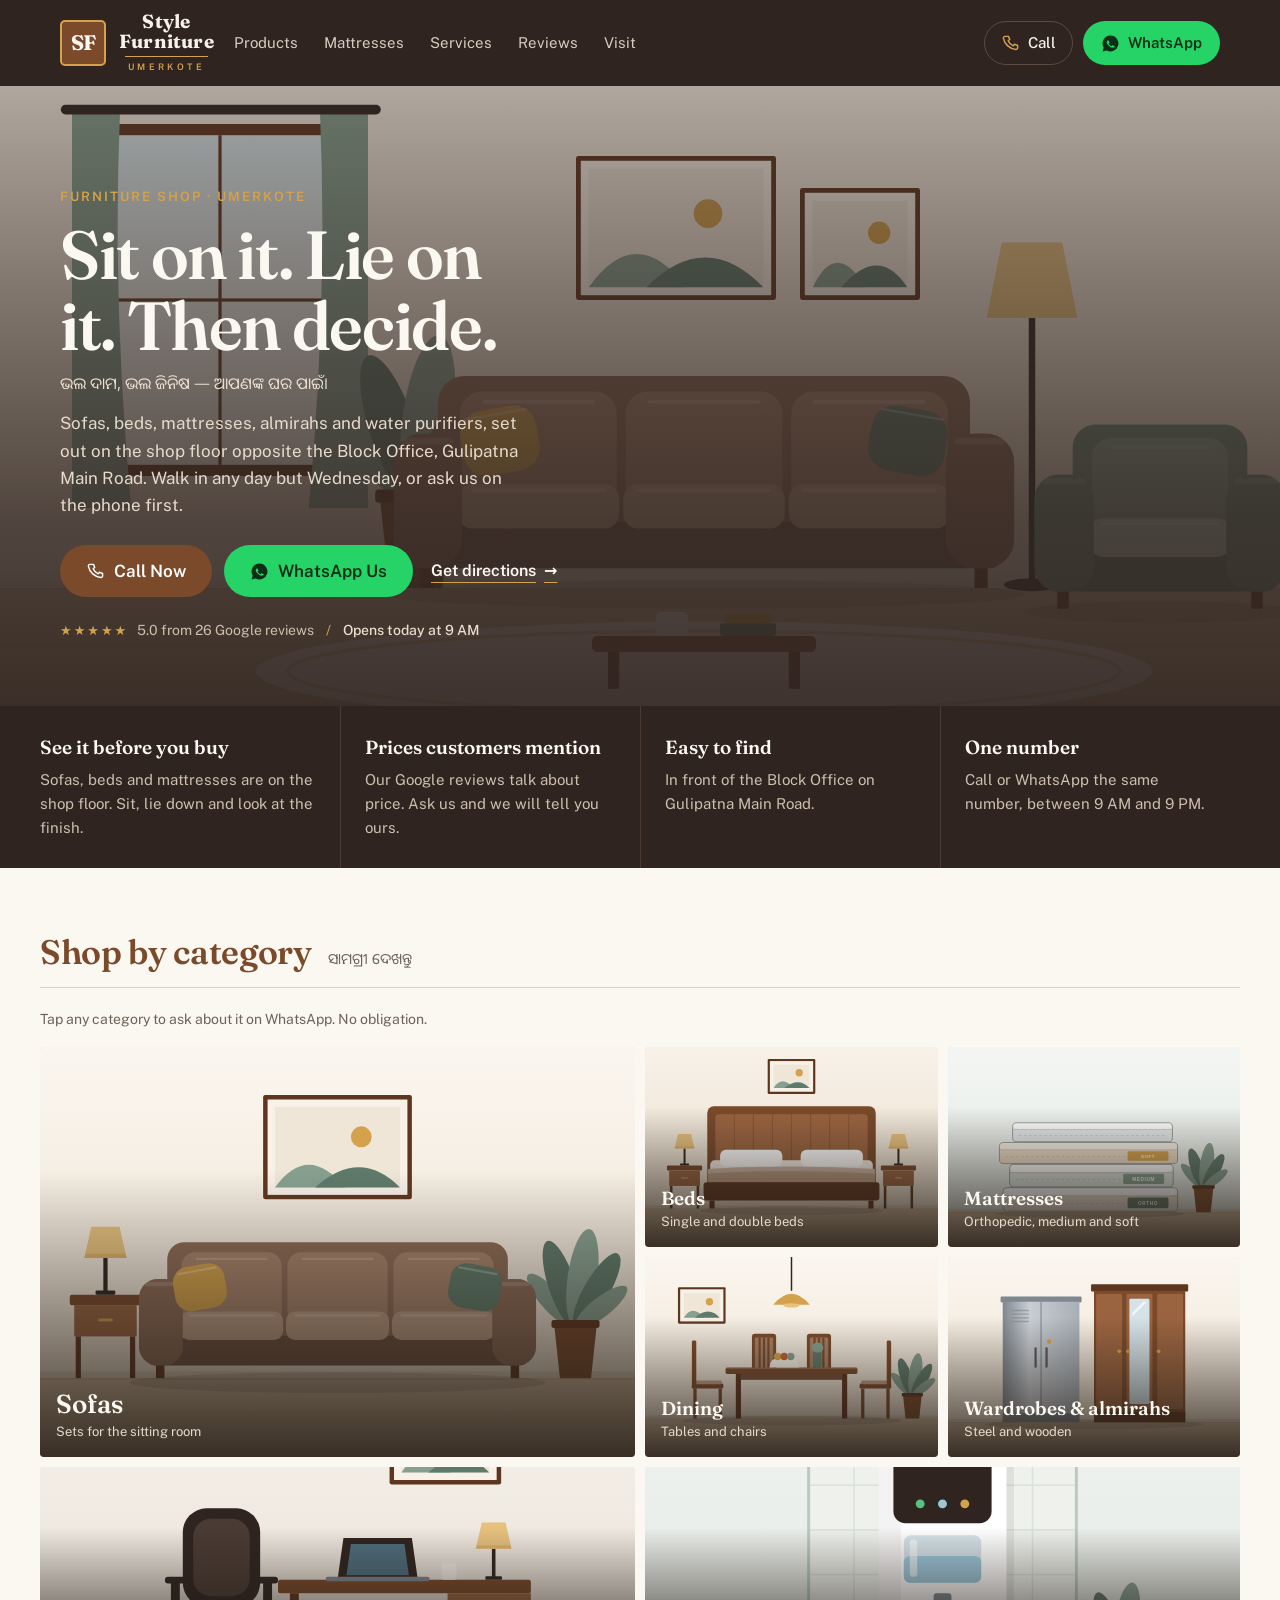
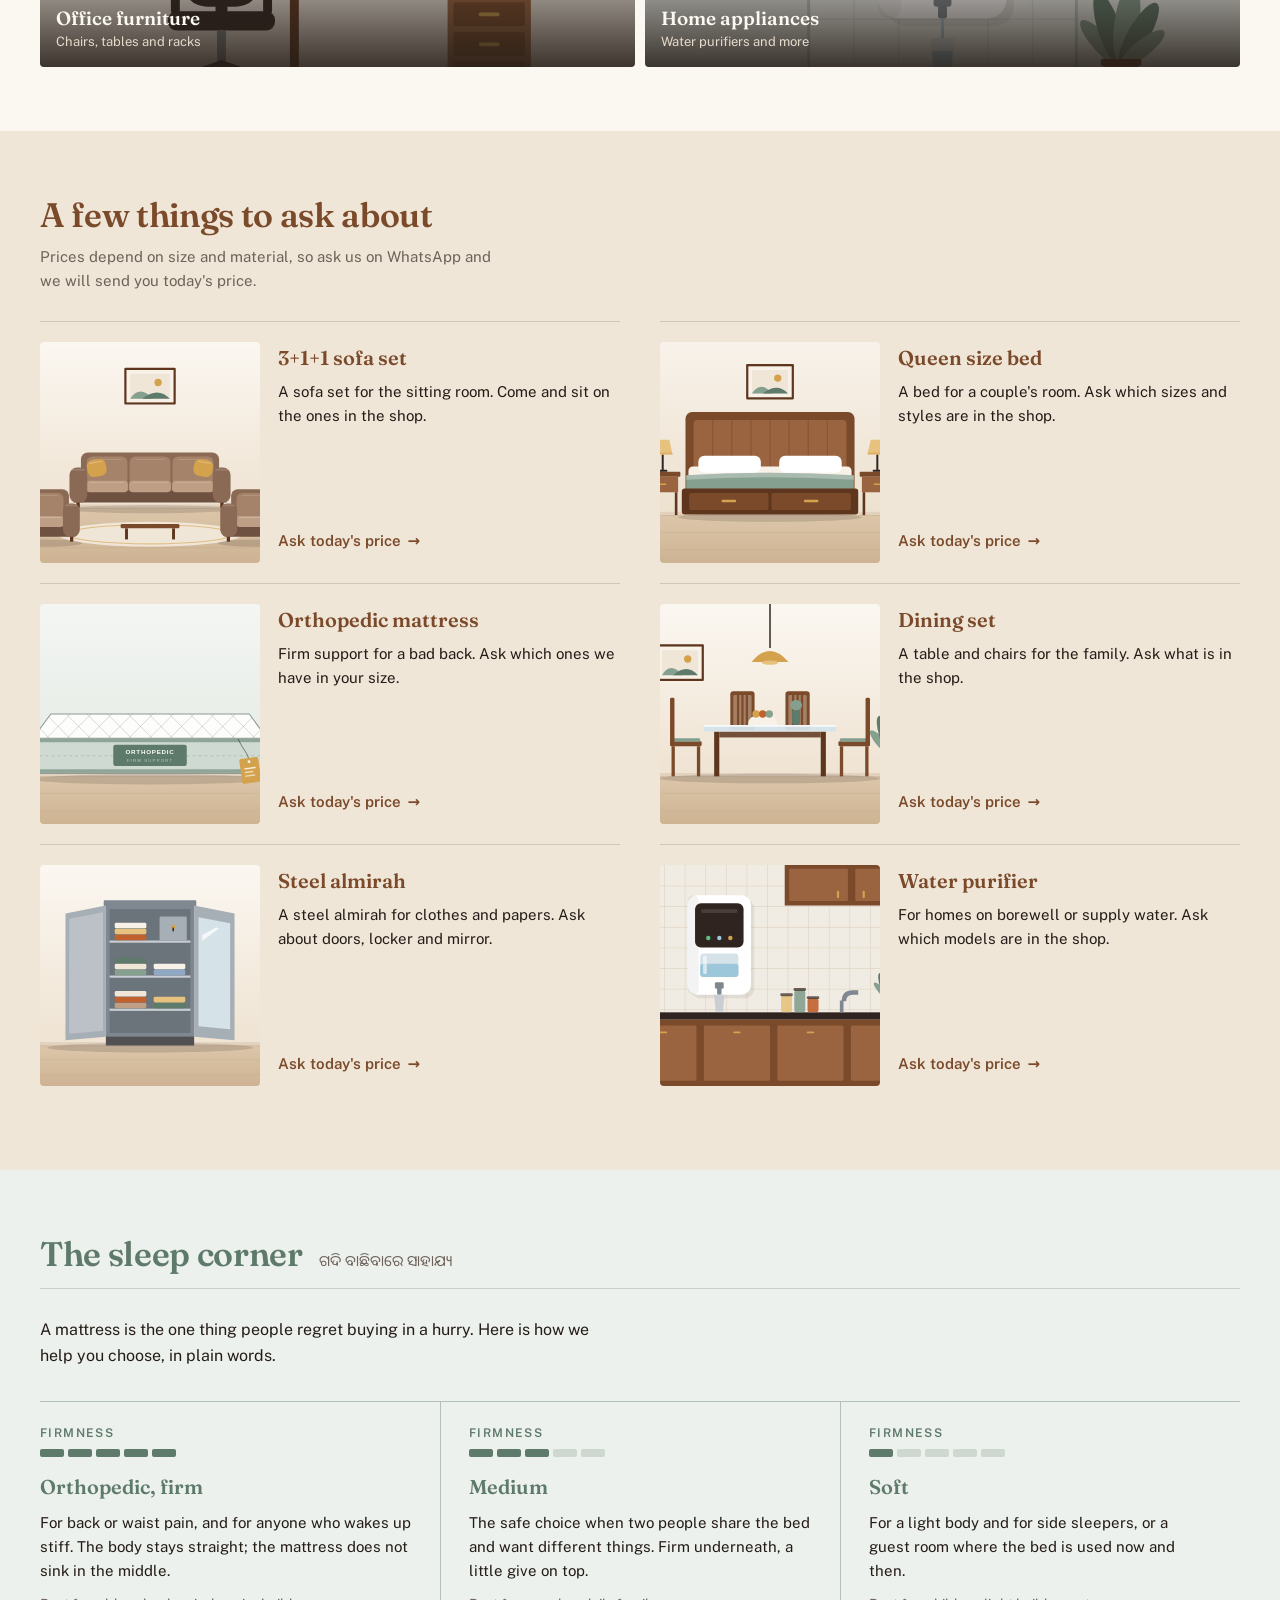
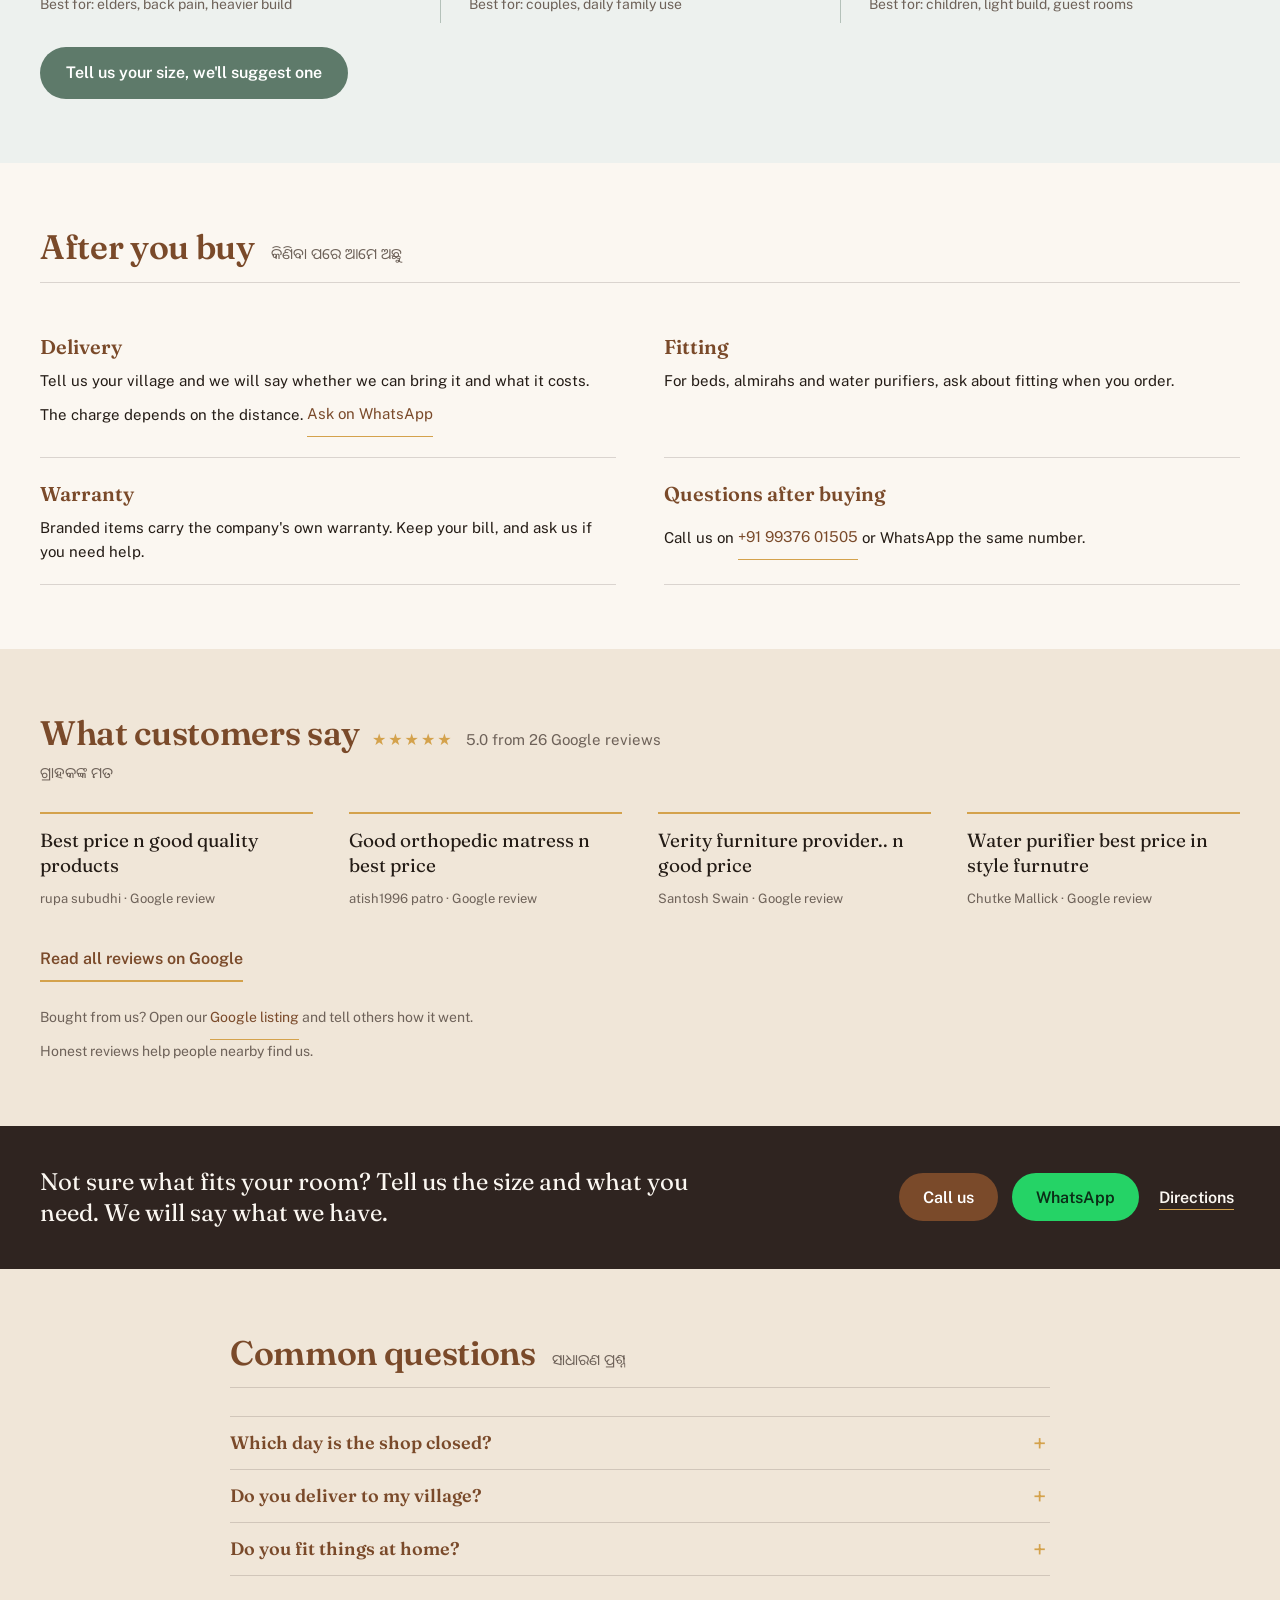
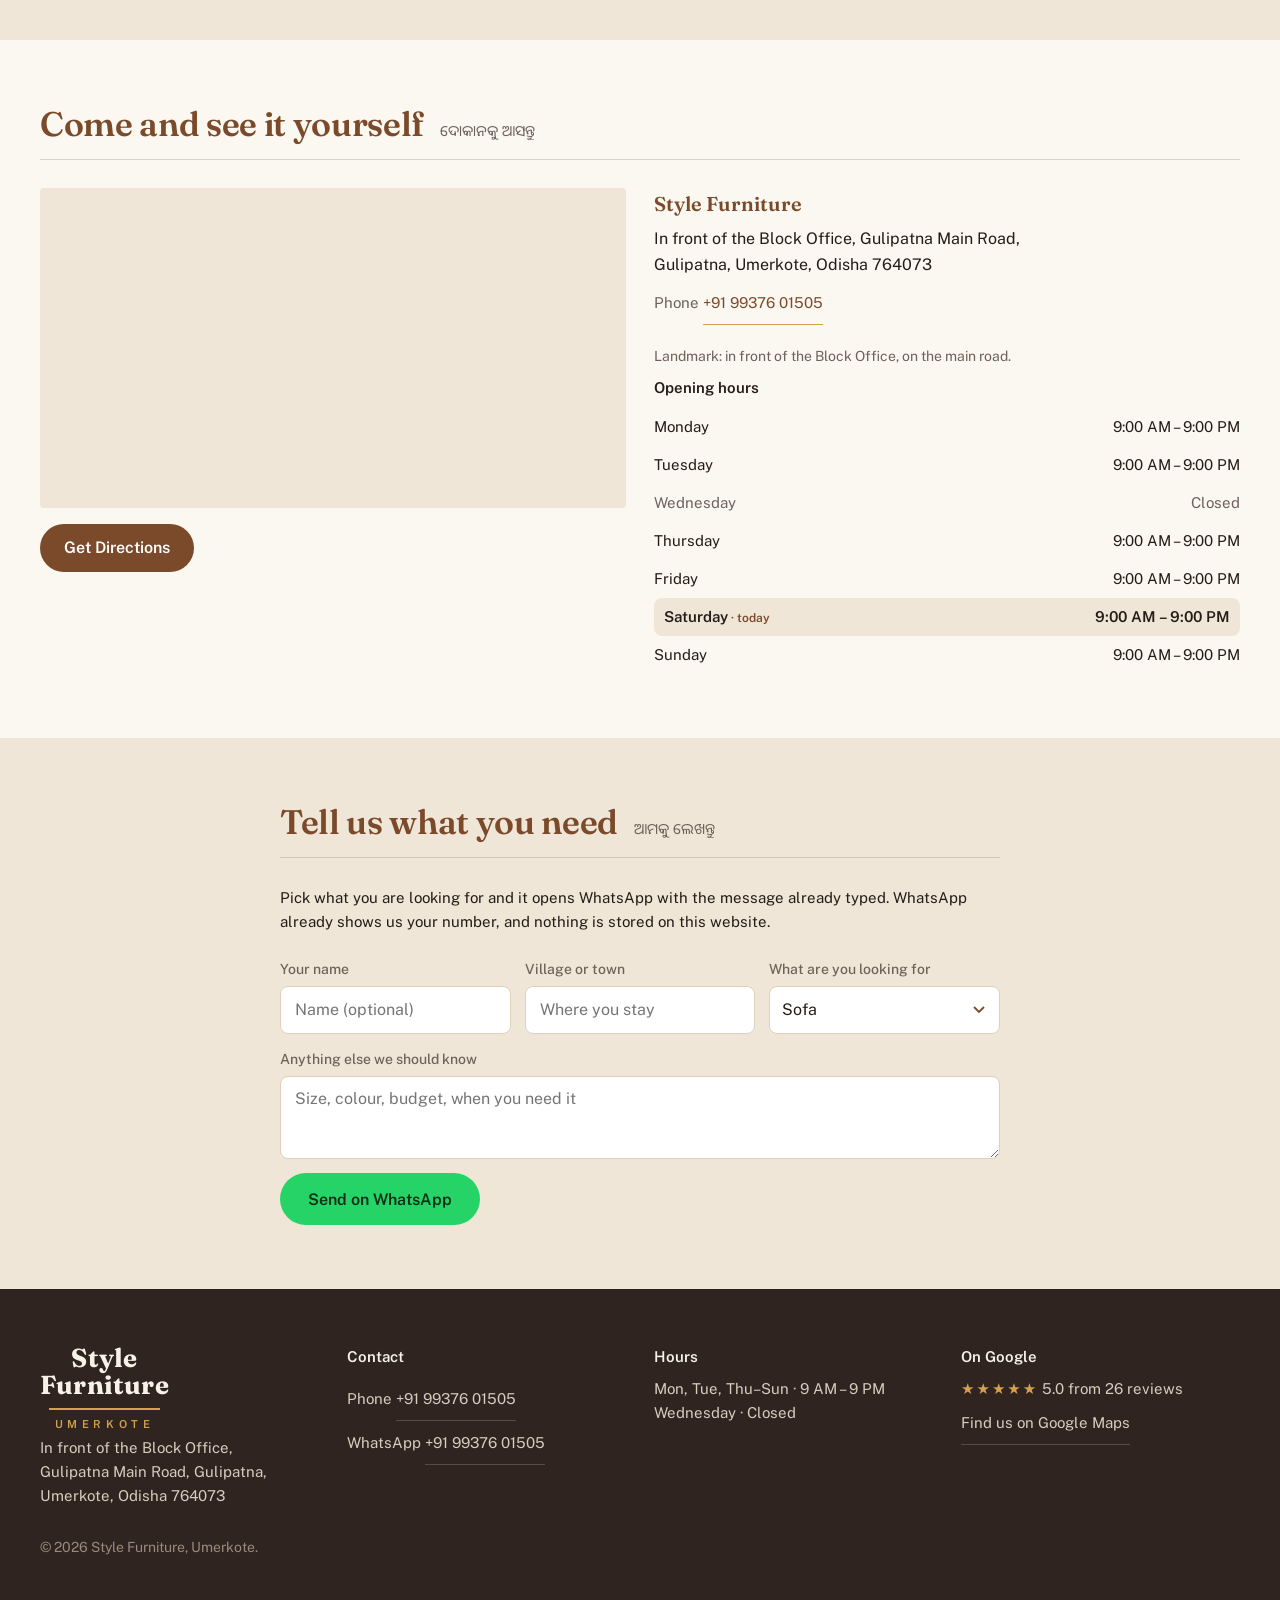
<file: index.html>
<!DOCTYPE html>
<html lang="en-IN">
<head>
<meta charset="utf-8">
<meta name="viewport" content="width=device-width, initial-scale=1">
<meta name="description" content="Sofas, beds, orthopedic mattresses, almirahs and water purifiers at fair prices. Opposite the Block Office, Gulipatna, Umerkote. Call, WhatsApp or get directions.">
<meta property="og:title" content="Style Furniture – Sofa, Bed &amp; Mattress Shop in Umerkote">
<meta property="og:description" content="Sofas, beds, orthopedic mattresses, almirahs and water purifiers at fair prices. Opposite the Block Office, Gulipatna Main Road, Umerkote. 5.0 on Google from 26 reviews.">
<meta property="og:type" content="website">
<meta property="og:locale" content="en_IN">
<meta property="og:image" content="https://stylefurnitureumerkote.netlify.app/assets/img/og-share.jpg">
<meta property="og:image:width" content="1200">
<meta property="og:image:height" content="630">
<meta property="og:image:type" content="image/jpeg">
<meta property="og:image:alt" content="Style Furniture, Umerkote: sofas, beds, mattresses, almirahs and water purifiers">
<meta name="twitter:card" content="summary_large_image">
<meta name="robots" content="index, follow, max-image-preview:large">
<meta name="geo.region" content="IN-OR">
<meta name="geo.placename" content="Umerkote, Nabarangpur, Odisha">
<meta name="geo.position" content="19.6651268;82.2118897">
<meta name="ICBM" content="19.6651268, 82.2118897">
<meta name="theme-color" content="#2F2420">
<link rel="icon" href="data:image/svg+xml,<svg xmlns='http://www.w3.org/2000/svg' viewBox='0 0 32 32'><rect x='1' y='1' width='30' height='30' rx='4' fill='%237A4A2A' stroke='%23D4A24C' stroke-width='2'/><text x='16' y='22' font-family='Georgia,serif' font-size='15' font-weight='700' fill='%23FBF7F1' text-anchor='middle'>SF</text></svg>">
<link rel="preconnect" href="https://fonts.googleapis.com">
<link rel="preconnect" href="https://fonts.gstatic.com" crossorigin>
<link rel="preload" as="image" href="assets/img/illustrations/hero-showroom.svg" fetchpriority="high">
<link rel="stylesheet" href="assets/css/styles.css?v=9">
<!-- Web fonts load without blocking first paint; system fonts show until they arrive. -->
<link rel="preload" as="style" href="https://fonts.googleapis.com/css2?family=Fraunces:wght@600;700&family=Public+Sans:wght@400;500;600&family=Noto+Sans+Oriya:wght@400&display=swap" onload="this.onload=null;this.rel='stylesheet'">
<noscript><link rel="stylesheet" href="https://fonts.googleapis.com/css2?family=Fraunces:wght@600;700&family=Public+Sans:wght@400;500;600&family=Noto+Sans+Oriya:wght@400&display=swap"></noscript>
<script src="assets/js/image-slot.js" defer></script>
<script src="assets/js/support.js?v=9" defer></script>
<script type="application/ld+json">
{"@context":"https://schema.org","@type":"FurnitureStore","@id":"https://stylefurnitureumerkote.netlify.app/#store","name":"Style Furniture","url":"https://stylefurnitureumerkote.netlify.app/","image":"https://stylefurnitureumerkote.netlify.app/assets/img/og-share.jpg","description":"Furniture shop in Gulipatna, Umerkote selling sofas, beds, orthopedic mattresses, dining sets, steel almirahs, office furniture and water purifiers.","telephone":"+91 99376 01505","address":{"@type":"PostalAddress","streetAddress":"In front of Block Office, Gulipatna Main Road, Gulipatna","addressLocality":"Umerkote","addressRegion":"Odisha","postalCode":"764073","addressCountry":"IN"},"geo":{"@type":"GeoCoordinates","latitude":19.6651268,"longitude":82.2118897},"openingHoursSpecification":[{"@type":"OpeningHoursSpecification","dayOfWeek":["Monday","Tuesday","Thursday","Friday","Saturday","Sunday"],"opens":"09:00","closes":"21:00"}],"hasMap":"https://maps.app.goo.gl/Ej5kVxfLn61TXxsT6","sameAs":["https://maps.app.goo.gl/Ej5kVxfLn61TXxsT6"],"aggregateRating":{"@type":"AggregateRating","ratingValue":"5.0","reviewCount":"26"}}
</script>
<script type="application/ld+json">
{"@context":"https://schema.org","@type":"FAQPage","mainEntity":[{"@type":"Question","name":"Which day is the shop closed?","acceptedAnswer":{"@type":"Answer","text":"Every Wednesday. All other days we are open 9 AM to 9 PM."}},{"@type":"Question","name":"Do you deliver to my village?","acceptedAnswer":{"@type":"Answer","text":"Send us your village name on WhatsApp and we will tell you if we can bring it, and the charge, before you decide."}},{"@type":"Question","name":"Do you fit things at home?","acceptedAnswer":{"@type":"Answer","text":"For beds, almirahs and water purifiers, ask when you order and we will tell you what is included."}}]}
</script>
<title>Style Furniture – Sofa, Bed &amp; Mattress Shop in Umerkote</title>
<link rel="canonical" href="https://stylefurnitureumerkote.netlify.app/">
<link rel="sitemap" type="application/xml" href="/sitemap.xml">
<meta property="og:site_name" content="Style Furniture">
<meta property="og:url" content="https://stylefurnitureumerkote.netlify.app/">
</head>
<body>
<svg width="0" height="0" style="position:absolute" aria-hidden="true" focusable="false">
  <symbol id="i-phone" viewBox="0 0 24 24" fill="none" stroke="currentColor" stroke-width="1.8" stroke-linecap="round" stroke-linejoin="round"><path d="M6.5 3h3l1.5 4-2 1.5a12 12 0 0 0 6.5 6.5L17 13l4 1.5v3a2 2 0 0 1-2.2 2A17.5 17.5 0 0 1 3 5.2 2 2 0 0 1 5 3Z"/></symbol>
  <symbol id="i-wa" viewBox="0 0 24 24" fill="currentColor"><path d="M12 2a10 10 0 0 0-8.6 15.1L2 22l5.1-1.3A10 10 0 1 0 12 2Zm5.3 14.1c-.2.6-1.3 1.2-1.8 1.2-.5.1-1 .1-1.7-.1-.4-.1-.9-.3-1.5-.6a11 11 0 0 1-4.3-3.9c-.3-.5-.8-1.3-.8-2.4 0-1.1.6-1.7.8-1.9.2-.2.5-.3.7-.3h.5c.2 0 .4 0 .6.5l.8 1.9c.1.2.1.3 0 .5l-.4.5-.3.3c-.1.1-.2.3-.1.5.2.4.7 1.2 1.4 1.8.9.8 1.6 1.1 1.9 1.2.2.1.4.1.6-.1l.7-.9c.2-.2.3-.2.6-.1l1.8.9c.3.1.4.2.5.3 0 .1 0 .5-.2 1.1Z"/></symbol>
  <symbol id="i-pin" viewBox="0 0 24 24" fill="none" stroke="currentColor" stroke-width="1.8" stroke-linecap="round" stroke-linejoin="round"><path d="M12 21s7-5.6 7-11a7 7 0 1 0-14 0c0 5.4 7 11 7 11Z"/><circle cx="12" cy="10" r="2.6"/></symbol>
</svg>


<header class="header" data-header>
  <div class="header__inner">
    <a class="brand" href="#top" aria-label="Style Furniture, Umerkote — home">
      <span class="brand__badge" aria-hidden="true">SF</span>
      <span class="lockup">
        <span class="lockup__name">Style<br> Furniture</span>
        <span class="lockup__rule"></span>
        <span class="lockup__place">UMERKOTE</span>
      </span>
    </a>
    <nav class="nav" aria-label="Sections">
      <a href="#products">Products</a>
      <a href="#mattresses">Mattresses</a>
      <a href="#services">Services</a>
      <a href="#reviews">Reviews</a>
      <a href="#visit">Visit</a>
    </nav>
    <div class="header__actions">
      <a class="pill-call" data-tel href="tel:+919937601505" aria-label="Call Style Furniture">
        <svg class="ico" aria-hidden="true"><use href="#i-phone"/></svg>
        Call
      </a>
      <a class="btn btn--wa pill-wa" data-wa="Hi Style Furniture, I have a question." href="https://wa.me/919937601505" target="_blank" rel="noopener">
        <svg class="ico" aria-hidden="true"><use href="#i-wa"/></svg>
        WhatsApp
      </a>
    </div>
  </div>
</header>

<div class="header-spacer" data-header-spacer></div>

<main id="top">

  <section class="hero">
    <div class="hero__media">
      <image-slot shape="rect" fit="cover" alt="Sofa set and armchair on the Style Furniture showroom floor, Umerkote" placeholder="Showroom photo" src="assets/img/illustrations/hero-showroom.svg" eager></image-slot>
    </div>
    <div class="hero__shade"></div>
    <div class="hero__content">
      <h1 class="hero__title"><span class="hero__kicker">Furniture shop · Umerkote</span>Sit on it. Lie on it. Then decide.</h1>
      <p class="hero__odia" lang="or">ଭଲ ଦାମ, ଭଲ ଜିନିଷ — ଆପଣଙ୍କ ଘର ପାଇଁ।</p>
      <p class="hero__lede">Sofas, beds, mattresses, almirahs and water purifiers, set out on the shop floor opposite the Block Office, Gulipatna Main Road. Walk in any day but Wednesday, or ask us on the phone first.</p>
      <div class="hero__actions">
        <a class="btn btn--teak btn--lg" data-tel href="tel:+919937601505">
          <svg class="ico" aria-hidden="true"><use href="#i-phone"/></svg>
          Call Now
        </a>
        <a class="btn btn--wa btn--lg" data-wa="Hi Style Furniture, I have a question." href="https://wa.me/919937601505" target="_blank" rel="noopener">
          <svg class="ico" aria-hidden="true"><use href="#i-wa"/></svg>
          WhatsApp Us
        </a>
        <a class="quiet-link" href="https://maps.app.goo.gl/Ej5kVxfLn61TXxsT6" target="_blank" rel="noopener">Get directions <span aria-hidden="true">→</span></a>
      </div>
      <p class="hero__hours"><span class="stars" aria-hidden="true">★★★★★</span> 5.0 from 26 Google reviews<span class="hero__sep" aria-hidden="true">/</span><span data-open-status>Open 9 AM – 9 PM, closed Wednesday</span></p>
    </div>
  </section>

  <section class="trust" aria-label="Why people shop here">
    <ul class="trust__grid">
      <li class="trust__item"><h3 class="trust__title">See it before you buy</h3><p>Sofas, beds and mattresses are on the shop floor. Sit, lie down and look at the finish.</p></li>
      <li class="trust__item"><h3 class="trust__title">Prices customers mention</h3><p>Our Google reviews talk about price. Ask us and we will tell you ours.</p></li>
      <li class="trust__item"><h3 class="trust__title">Easy to find</h3><p>In front of the Block Office on Gulipatna Main Road.</p></li>
      <li class="trust__item"><h3 class="trust__title">One number</h3><p>Call or WhatsApp the same number, between 9 AM and 9 PM.</p></li>
    </ul>
  </section>

  <section class="section" id="categories">
    <div class="container">
      <div class="sec-head"><h2 class="h2">Shop by category</h2><p class="odia" lang="or">ସାମଗ୍ରୀ ଦେଖନ୍ତୁ</p></div>
      <p class="cat-hint">Tap any category to ask about it on WhatsApp. No obligation.</p>
      <div class="cat-grid">
        <a class="cat-card cat-card--feature" data-wa="Hi, I want to see Sofas at Style Furniture." href="https://wa.me/919937601505" target="_blank" rel="noopener">
          <div class="media"><image-slot shape="rect" placeholder="Fabric sofa set on the showroom floor" src="assets/img/illustrations/cat-sofa.svg"></image-slot></div>
          <div class="cat-card__body"><span class="cat-card__name">Sofas</span><span class="cat-card__desc">Sets for the sitting room</span></div>
        </a>
        <a class="cat-card" data-wa="Hi, I want to see Beds at Style Furniture." href="https://wa.me/919937601505" target="_blank" rel="noopener">
          <div class="media"><image-slot shape="rect" placeholder="Wooden double bed with headboard" src="assets/img/illustrations/cat-bed.svg"></image-slot></div>
          <div class="cat-card__body"><span class="cat-card__name">Beds</span><span class="cat-card__desc">Single and double beds</span></div>
        </a>
        <a class="cat-card" data-wa="Hi, I want to see Mattresses at Style Furniture." href="https://wa.me/919937601505" target="_blank" rel="noopener">
          <div class="media"><image-slot shape="rect" placeholder="Stack of mattresses with labels" src="assets/img/illustrations/cat-mattress.svg"></image-slot></div>
          <div class="cat-card__body"><span class="cat-card__name">Mattresses</span><span class="cat-card__desc">Orthopedic, medium and soft</span></div>
        </a>
        <a class="cat-card" data-wa="Hi, I want to see Dining sets at Style Furniture." href="https://wa.me/919937601505" target="_blank" rel="noopener">
          <div class="media"><image-slot shape="rect" placeholder="Four-seater dining table with chairs" src="assets/img/illustrations/cat-dining.svg"></image-slot></div>
          <div class="cat-card__body"><span class="cat-card__name">Dining</span><span class="cat-card__desc">Tables and chairs</span></div>
        </a>
        <a class="cat-card" data-wa="Hi, I want to see Wardrobes and almirahs at Style Furniture." href="https://wa.me/919937601505" target="_blank" rel="noopener">
          <div class="media"><image-slot shape="rect" placeholder="Steel almirah and wooden wardrobe side by side" src="assets/img/illustrations/cat-almirah.svg"></image-slot></div>
          <div class="cat-card__body"><span class="cat-card__name">Wardrobes &amp; almirahs</span><span class="cat-card__desc">Steel and wooden</span></div>
        </a>
        <a class="cat-card cat-card--wide" data-wa="Hi, I want to see Office furniture at Style Furniture." href="https://wa.me/919937601505" target="_blank" rel="noopener">
          <div class="media"><image-slot shape="rect" placeholder="Office chair and work table" src="assets/img/illustrations/cat-office.svg"></image-slot></div>
          <div class="cat-card__body"><span class="cat-card__name">Office furniture</span><span class="cat-card__desc">Chairs, tables and racks</span></div>
        </a>
        <a class="cat-card cat-card--wide" data-wa="Hi, I want to see Water purifiers and home appliances at Style Furniture." href="https://wa.me/919937601505" target="_blank" rel="noopener">
          <div class="media"><image-slot shape="rect" placeholder="Wall-mounted water purifier in the shop" src="assets/img/illustrations/cat-appliance.svg"></image-slot></div>
          <div class="cat-card__body"><span class="cat-card__name">Home appliances</span><span class="cat-card__desc">Water purifiers and more</span></div>
        </a>
      </div>
    </div>
  </section>

  <section class="section section--oat" id="products">
    <div class="container">
      <h2 class="h2">A few things to ask about</h2>
      <p class="intro">Prices depend on size and material, so ask us on WhatsApp and we will send you today's price.</p>
      <div class="product-grid">
        <article class="product">
          <div class="media"><image-slot shape="rect" placeholder="Brown fabric 3+1+1 sofa set in the showroom" src="assets/img/illustrations/p-sofa-set.svg"></image-slot></div>
          <div class="product__body">
            <h3 class="h3">3+1+1 sofa set</h3>
            <p class="product__desc">A sofa set for the sitting room. Come and sit on the ones in the shop.</p>
            <a class="product__cta" data-wa="Hi, please send today's price for the 3+1+1 sofa set at Style Furniture." href="https://wa.me/919937601505" target="_blank" rel="noopener">Ask today's price<span aria-hidden="true"> →</span></a>
          </div>
        </article>
        <article class="product">
          <div class="media"><image-slot shape="rect" placeholder="Queen size wooden bed with headboard" src="assets/img/illustrations/p-queen-bed.svg"></image-slot></div>
          <div class="product__body">
            <h3 class="h3">Queen size bed</h3>
            <p class="product__desc">A bed for a couple's room. Ask which sizes and styles are in the shop.</p>
            <a class="product__cta" data-wa="Hi, please send today's price for the queen size bed at Style Furniture." href="https://wa.me/919937601505" target="_blank" rel="noopener">Ask today's price<span aria-hidden="true"> →</span></a>
          </div>
        </article>
        <article class="product">
          <div class="media"><image-slot shape="rect" placeholder="Orthopedic mattress with the label showing" src="assets/img/illustrations/p-ortho-mattress.svg"></image-slot></div>
          <div class="product__body">
            <h3 class="h3">Orthopedic mattress</h3>
            <p class="product__desc">Firm support for a bad back. Ask which ones we have in your size.</p>
            <a class="product__cta" data-wa="Hi, please send today's price for the orthopedic mattress at Style Furniture." href="https://wa.me/919937601505" target="_blank" rel="noopener">Ask today's price<span aria-hidden="true"> →</span></a>
          </div>
        </article>
        <article class="product">
          <div class="media"><image-slot shape="rect" placeholder="Four-seater dining set, table and chairs" src="assets/img/illustrations/p-dining-set.svg"></image-slot></div>
          <div class="product__body">
            <h3 class="h3">Dining set</h3>
            <p class="product__desc">A table and chairs for the family. Ask what is in the shop.</p>
            <a class="product__cta" data-wa="Hi, please send today's price for the dining set at Style Furniture." href="https://wa.me/919937601505" target="_blank" rel="noopener">Ask today's price<span aria-hidden="true"> →</span></a>
          </div>
        </article>
        <article class="product">
          <div class="media"><image-slot shape="rect" placeholder="Steel almirah with mirror, doors open" src="assets/img/illustrations/p-steel-almirah.svg"></image-slot></div>
          <div class="product__body">
            <h3 class="h3">Steel almirah</h3>
            <p class="product__desc">A steel almirah for clothes and papers. Ask about doors, locker and mirror.</p>
            <a class="product__cta" data-wa="Hi, please send today's price for the steel almirah at Style Furniture." href="https://wa.me/919937601505" target="_blank" rel="noopener">Ask today's price<span aria-hidden="true"> →</span></a>
          </div>
        </article>
        <article class="product">
          <div class="media"><image-slot shape="rect" placeholder="Water purifier fitted on a kitchen wall" src="assets/img/illustrations/p-water-purifier.svg"></image-slot></div>
          <div class="product__body">
            <h3 class="h3">Water purifier</h3>
            <p class="product__desc">For homes on borewell or supply water. Ask which models are in the shop.</p>
            <a class="product__cta" data-wa="Hi, please send today's price for the water purifier at Style Furniture." href="https://wa.me/919937601505" target="_blank" rel="noopener">Ask today's price<span aria-hidden="true"> →</span></a>
          </div>
        </article>
      </div>
    </div>
  </section>

  <section class="section section--sage" id="mattresses">
    <div class="container">
      <div class="sec-head"><h2 class="h2 h2--sage">The sleep corner</h2><p class="odia" lang="or">ଗଦି ବାଛିବାରେ ସାହାଯ୍ୟ</p></div>
      <p class="sleep-intro">A mattress is the one thing people regret buying in a hurry. Here is how we help you choose, in plain words.</p>
      <div class="sleep-grid">
        <div class="sleep-card">
          <p class="firm__label">Firmness</p><div class="firm" role="img" aria-label="Firmness 5 of 5"><i class="on"></i><i class="on"></i><i class="on"></i><i class="on"></i><i class="on"></i></div><h3 class="h3 h3--sage">Orthopedic, firm</h3>
          <p class="sleep-card__text">For back or waist pain, and for anyone who wakes up stiff. The body stays straight; the mattress does not sink in the middle.</p>
          <p class="sleep-card__fit">Best for: elders, back pain, heavier build</p>
        </div>
        <div class="sleep-card">
          <p class="firm__label">Firmness</p><div class="firm" role="img" aria-label="Firmness 3 of 5"><i class="on"></i><i class="on"></i><i class="on"></i><i></i><i></i></div><h3 class="h3 h3--sage">Medium</h3>
          <p class="sleep-card__text">The safe choice when two people share the bed and want different things. Firm underneath, a little give on top.</p>
          <p class="sleep-card__fit">Best for: couples, daily family use</p>
        </div>
        <div class="sleep-card">
          <p class="firm__label">Firmness</p><div class="firm" role="img" aria-label="Firmness 1 of 5"><i class="on"></i><i></i><i></i><i></i><i></i></div><h3 class="h3 h3--sage">Soft</h3>
          <p class="sleep-card__text">For a light body and for side sleepers, or a guest room where the bed is used now and then.</p>
          <p class="sleep-card__fit">Best for: children, light build, guest rooms</p>
        </div>
      </div>
      <a class="btn btn--sage sleep-cta" data-wa="Hi, I need a mattress. My bed size is ___. Please suggest one." href="https://wa.me/919937601505" target="_blank" rel="noopener">Tell us your size, we'll suggest one</a>
    </div>
  </section>

  <!-- Offer banner: shown only when SITE.offerText in assets/js/support.js is set. -->
  <section class="offer" data-offer hidden aria-label="Current offer">
    <div class="offer__inner">
      <span class="offer__badge">OFFER</span>
      <p class="offer__text" data-offer-text></p>
      <a class="btn btn--wa offer__cta" data-wa="Hi, I saw the offer on your website. Please tell me more." href="https://wa.me/919937601505" target="_blank" rel="noopener">Ask about this offer</a>
    </div>
  </section>

  <section class="section" id="services">
    <div class="container">
      <div class="sec-head"><h2 class="h2">After you buy</h2><p class="odia" lang="or">କିଣିବା ପରେ ଆମେ ଅଛୁ</p></div>
      <div class="service-grid">
        <div class="service"><h3 class="h3">Delivery</h3><p>Tell us your village and we will say whether we can bring it and what it costs. The charge depends on the distance. <a class="link-brass" data-wa="Hi, do you deliver to my village? My village is ___." href="https://wa.me/919937601505" target="_blank" rel="noopener">Ask on WhatsApp</a></p></div>
        <div class="service"><h3 class="h3">Fitting</h3><p>For beds, almirahs and water purifiers, ask about fitting when you order.</p></div>
        <div class="service"><h3 class="h3">Warranty</h3><p>Branded items carry the company's own warranty. Keep your bill, and ask us if you need help.</p></div>
        <div class="service"><h3 class="h3">Questions after buying</h3><p>Call us on <a class="link-brass" data-tel href="tel:+919937601505"><span data-phone-label>+91 99376 01505</span></a> or WhatsApp the same number.</p></div>
      </div>
    </div>
  </section>

  <section class="section section--oat" id="reviews">
    <div class="container">
      <div class="reviews-head">
        <h2 class="h2">What customers say</h2>
        <span class="stars" aria-hidden="true">★★★★★</span>
        <span class="reviews-head__count">5.0 from 26 Google reviews</span>
      </div>
      <p class="odia" lang="or">ଗ୍ରାହକଙ୍କ ମତ</p>
      <!-- Word for word from the shop's Google Maps listing, with each
           reviewer's name as Google shows it. -->
      <div class="review-grid">
        <blockquote class="review">
          <p>Best price n good quality products</p>
          <footer>rupa subudhi · Google review</footer>
        </blockquote>
        <blockquote class="review">
          <p>Good orthopedic matress n best price</p>
          <footer>atish1996 patro · Google review</footer>
        </blockquote>
        <blockquote class="review">
          <p>Verity furniture provider.. n good price</p>
          <footer>Santosh Swain · Google review</footer>
        </blockquote>
        <blockquote class="review">
          <p>Water purifier best price in style furnutre</p>
          <footer>Chutke Mallick · Google review</footer>
        </blockquote>
      </div>
      <a class="reviews-link" href="https://maps.app.goo.gl/Ej5kVxfLn61TXxsT6" target="_blank" rel="noopener">Read all reviews on Google</a>
      <p class="reviews-ask">Bought from us? Open our <a class="link-brass" href="https://maps.app.goo.gl/Ej5kVxfLn61TXxsT6" target="_blank" rel="noopener">Google listing</a> and tell others how it went. Honest reviews help people nearby find us.</p>
    </div>
  </section>

  <section class="talk" aria-label="Contact">
    <div class="talk__inner">
      <p class="talk__text">Not sure what fits your room? Tell us the size and what you need. We will say what we have.</p>
      <div class="talk__actions">
        <a class="btn btn--teak talk__btn" data-tel href="tel:+919937601505">Call us</a>
        <a class="btn btn--wa talk__btn" data-wa="Hi Style Furniture, I have a question." href="https://wa.me/919937601505" target="_blank" rel="noopener">WhatsApp</a>
        <a class="quiet-link" href="https://maps.app.goo.gl/Ej5kVxfLn61TXxsT6" target="_blank" rel="noopener">Directions</a>
      </div>
    </div>
  </section>

  <section class="section section--oat" id="faq">
    <div class="container container--820">
      <div class="sec-head"><h2 class="h2">Common questions</h2><p class="odia" lang="or">ସାଧାରଣ ପ୍ରଶ୍ନ</p></div>
      <div>
        <details class="faq">
          <summary>Which day is the shop closed?</summary>
          <p>Every Wednesday. All other days we are open 9 AM to 9 PM.</p>
        </details>
        <details class="faq">
          <summary>Do you deliver to my village?</summary>
          <p>Send us your village name on WhatsApp and we will tell you if we can bring it, and the charge, before you decide.</p>
        </details>
        <details class="faq">
          <summary>Do you fit things at home?</summary>
          <p>For beds, almirahs and water purifiers, ask when you order and we will tell you what is included.</p>
        </details>
        <!-- Not yet answered by the owner, so not shown: EMI, exchange of old mattress/sofa, made-to-order furniture. Delivery area and fitting are also still to be confirmed. -->
      </div>
    </div>
  </section>

  <section class="section" id="visit">
    <div class="container">
      <div class="sec-head"><h2 class="h2">Come and see it yourself</h2><p class="odia" lang="or">ଦୋକାନକୁ ଆସନ୍ତୁ</p></div>
      <div class="visit-grid">
        <div>
          <div class="map">
            <iframe title="Map showing Style Furniture, Gulipatna, Umerkote" src="https://www.google.com/maps/embed?pb=!1m18!1m12!1m3!1d3385.148144881117!2d82.20936843106895!3d19.66521843869188!2m3!1f0!2f0!3f0!3m2!1i1024!2i768!4f13.1!3m3!1m2!1s0x3a2ff723cdf2431b%3A0xdbe2e5977e0cfd4b!2sStyle%20furniture!5e1!3m2!1sen!2sin!4v1790159540166!5m2!1sen!2sin" allowfullscreen loading="lazy" referrerpolicy="strict-origin-when-cross-origin"></iframe>
          </div>
          <a class="btn btn--teak directions" href="https://maps.app.goo.gl/Ej5kVxfLn61TXxsT6" target="_blank" rel="noopener">Get Directions</a>
        </div>
        <div>
          <h3 class="h3 visit-name">Style Furniture</h3>
          <p class="visit-address">In front of the Block Office, Gulipatna Main Road,<br>Gulipatna, Umerkote, Odisha 764073</p>
          <p class="visit-phone">Phone <a class="link-brass" data-tel href="tel:+919937601505"><span data-phone-label>+91 99376 01505</span></a></p>
          <p class="visit-landmark">Landmark: in front of the Block Office, on the main road.</p>
          <table class="hours" data-hours>
            <caption>Opening hours</caption>
            <tbody>
              <tr data-day="1"><th scope="row">Monday</th><td>9:00 AM – 9:00 PM</td></tr>
              <tr data-day="2"><th scope="row">Tuesday</th><td>9:00 AM – 9:00 PM</td></tr>
              <tr data-day="3" class="is-closed"><th scope="row">Wednesday</th><td>Closed</td></tr>
              <tr data-day="4"><th scope="row">Thursday</th><td>9:00 AM – 9:00 PM</td></tr>
              <tr data-day="5"><th scope="row">Friday</th><td>9:00 AM – 9:00 PM</td></tr>
              <tr data-day="6"><th scope="row">Saturday</th><td>9:00 AM – 9:00 PM</td></tr>
              <tr data-day="0"><th scope="row">Sunday</th><td>9:00 AM – 9:00 PM</td></tr>
            </tbody>
          </table>
        </div>
      </div>
    </div>
  </section>

  <section class="section section--oat" id="enquiry">
    <div class="container container--720">
      <div class="sec-head"><h2 class="h2">Tell us what you need</h2><p class="odia" lang="or">ଆମକୁ ଲେଖନ୍ତୁ</p></div>
      <p class="enquiry-intro">Pick what you are looking for and it opens WhatsApp with the message already typed. WhatsApp already shows us your number, and nothing is stored on this website.</p>
      <form class="form" data-enquiry>
        <label class="field">Your name
          <input name="name" placeholder="Name (optional)" autocomplete="name">
        </label>
        <label class="field">Village or town
          <input name="village" placeholder="Where you stay">
        </label>
        <label class="field">What are you looking for
          <select name="item">
            <option>Sofa</option><option>Bed</option><option>Mattress</option><option>Dining set</option><option>Almirah or wardrobe</option><option>Office furniture</option><option>Water purifier</option><option>Other</option>
          </select>
        </label>
        <label class="field field--full">Anything else we should know
          <textarea name="message" rows="3" placeholder="Size, colour, budget, when you need it"></textarea>
        </label>
        <button class="btn btn--wa form__submit" type="submit">Send on WhatsApp</button>
      </form>
    </div>
  </section>
</main>

<footer class="footer">
  <div class="footer__grid">
    <div>
      <p class="lockup lockup--footer">
        <span class="lockup__name">Style<br>Furniture</span>
        <span class="lockup__rule"></span>
        <span class="lockup__place">UMERKOTE</span>
      </p>
      <p>In front of the Block Office,<br>Gulipatna Main Road, Gulipatna,<br>Umerkote, Odisha 764073</p>
    </div>
    <div>
      <p class="footer__head">Contact</p>
      <p>Phone <a class="footer__link" data-tel href="tel:+919937601505"><span data-phone-label>+91 99376 01505</span></a></p>
      <p>WhatsApp <a class="footer__link" data-wa="Hi Style Furniture, I have a question." href="https://wa.me/919937601505" target="_blank" rel="noopener"><span data-whatsapp-label>+91 99376 01505</span></a></p>
    </div>
    <div>
      <p class="footer__head">Hours</p>
      <p>Mon, Tue, Thu–Sun · 9 AM – 9 PM</p>
      <p>Wednesday · Closed</p>
    </div>
    <div>
      <p class="footer__head">On Google</p>
      <p><span class="stars" aria-hidden="true">★★★★★</span> 5.0 from 26 reviews</p>
      <a class="footer__link" href="https://maps.app.goo.gl/Ej5kVxfLn61TXxsT6" target="_blank" rel="noopener">Find us on Google Maps</a>
    </div>
  </div>
  <p class="footer__copy">© <span data-year>2026</span> Style Furniture, Umerkote.</p>
</footer>

<nav class="action-bar" aria-label="Quick contact">
  <a data-tel href="tel:+919937601505">
    <svg class="ico" aria-hidden="true"><use href="#i-phone"/></svg>
    Call
  </a>
  <a class="action-bar__wa" data-wa="Hi Style Furniture, I have a question." href="https://wa.me/919937601505" target="_blank" rel="noopener">
    <svg class="ico" aria-hidden="true"><use href="#i-wa"/></svg>
    WhatsApp
  </a>
  <a href="https://maps.app.goo.gl/Ej5kVxfLn61TXxsT6" target="_blank" rel="noopener">
    <svg class="ico" aria-hidden="true"><use href="#i-pin"/></svg>
    Directions
  </a>
</nav>

</body>
</html>
</file>
<file: assets/css/styles.css>
/* =====================================================================
   Style Furniture, Gulipatna, Umerkote
   Warm teak, brass and linen. Fraunces for headings, Public Sans for text.
   Layout rules for phones sit in one block at the end of the file.
   ===================================================================== */

:root {
  --teak: #7A4A2A;
  --teak-dark: #5E361E;
  --espresso: #2F2420;
  --brass: #D4A24C;
  --sage: #5E7A6A;
  --linen: #FBF7F1;
  --oat: #F0E6D8;
  --ink: #241C16;
  --muted: #6E6259;
  --wa: #25D366;
  --wa-dark: #1FBA5A;
  --wa-ink: #0B2E17;
  --rule: rgba(47, 36, 32, 0.16);
  --cream: #FBF7F1;
  --cream-soft: #E6DACB;
  --fh: 'Fraunces', Georgia, serif;
  --fb: 'Public Sans', system-ui, sans-serif;
  --fo: 'Noto Sans Oriya', 'Public Sans', sans-serif;
}

/* ---------------------------------------------------------------- base */

* { box-sizing: border-box; }

body {
  margin: 0;
  background: var(--linen);
  color: var(--ink);
  font-family: var(--fb);
  font-size: 16px;
  line-height: 1.6;
  -webkit-font-smoothing: antialiased;
}

a { color: var(--teak); text-decoration: none; }
/* :where() keeps hover at single-class weight so components keep their own colours. */
:where(a):hover { color: var(--teak-dark); }

summary::-webkit-details-marker { display: none; }
:focus-visible { outline: 2px solid var(--teak); outline-offset: 2px; }
::selection { background: var(--oat); }

.container { max-width: 1200px; margin: 0 auto; }
.container--820 { max-width: 820px; }
.container--720 { max-width: 720px; }

.section { padding: clamp(40px, 7vw, 64px) 20px; }
.section--oat { background: var(--oat); }
.section--sage { background: #EDF1EE; }

.h2 {
  margin: 0;
  font-family: var(--fh);
  font-weight: 600;
  font-size: clamp(26px, 3.6vw, 34px);
  line-height: 1.2;
  letter-spacing: -0.01em;
  color: var(--teak);
}
.h2--sage { color: var(--sage); }

.h3 {
  margin: 0;
  font-family: var(--fh);
  font-weight: 600;
  font-size: 20px;
  color: var(--teak);
}
.h3--sage { color: var(--sage); }

.odia { margin: 0; font-family: var(--fo); font-size: 15px; color: var(--muted); }

/* Heading and its Odia line share a baseline. */
.sec-head {
  display: flex;
  flex-wrap: wrap;
  align-items: baseline;
  gap: 2px 16px;
  margin-bottom: 28px;
  padding-bottom: 14px;
  border-bottom: 1px solid var(--rule);
}

.stars { color: var(--brass); letter-spacing: 2px; }
.link-brass { border-bottom: 1px solid var(--brass); }
.media { aspect-ratio: 4 / 3; }
.ico { width: 19px; height: 19px; flex: none; }

/* Tap targets in running text and lists stay at 44px. */
.reviews-link,
.footer__link,
.link-brass,
.faq summary { display: inline-flex; align-items: center; min-height: 44px; }

/* ---------------------------------------------------------------- buttons */

.btn {
  display: inline-flex;
  align-items: center;
  justify-content: center;
  gap: 8px;
  border-radius: 999px;
  font-weight: 600;
}
.btn--teak { background: var(--teak); color: #fff; }
.btn--teak:hover { background: #8E5932; color: #fff; }
.btn--wa { background: var(--wa); color: var(--wa-ink); }
.btn--wa:hover { background: var(--wa-dark); color: var(--wa-ink); }
.btn--sage { background: var(--sage); color: #fff; }
.btn--sage:hover { background: #4C6757; color: #fff; }
.btn--lg { gap: 9px; min-height: 52px; padding: 0 26px; font-size: 17px; }

/* Text link with a brass underline, used where a button would be too loud. */
.quiet-link {
  display: inline-flex;
  align-items: center;
  min-height: 48px;
  padding: 0 6px;
  font-weight: 600;
  color: var(--cream);
  text-decoration: underline;
  text-decoration-color: var(--brass);
  text-underline-offset: 6px;
}
.quiet-link:hover { color: var(--brass); }
.quiet-link span { margin-left: 8px; }

/* ---------------------------------------------------------------- header */

.header {
  position: fixed;
  top: 0;
  left: 0;
  right: 0;
  z-index: 40;
  background: var(--espresso);
  color: #F7F1E8;
}
.header__inner {
  max-width: 1200px;
  margin: 0 auto;
  padding: 12px 20px;
  display: flex;
  flex-wrap: wrap;
  align-items: center;
  gap: 12px 20px;
}
.header-spacer { height: 86px; } /* the script sets the exact height */

.brand { display: flex; align-items: center; gap: 13px; }
.brand__badge {
  flex: none;
  width: 46px;
  height: 46px;
  border-radius: 5px;
  background: var(--teak);
  border: 2px solid var(--brass);
  display: flex;
  align-items: center;
  justify-content: center;
  font-family: var(--fh);
  font-weight: 700;
  font-size: 21px;
  color: var(--cream);
  letter-spacing: -0.5px;
}

/* Stacked wordmark: "Style / Furniture", brass rule, UMERKOTE */
.lockup { display: block; text-align: center; }
.lockup__name {
  display: block;
  font-family: var(--fh);
  font-weight: 700;
  font-size: 19px;
  line-height: 1.04;
  color: #F7F1E8;
  letter-spacing: 0.2px;
}
.lockup__rule { display: block; height: 1.5px; background: var(--brass); margin: 4px auto 3px; width: 88%; }
.lockup__place { display: block; font-weight: 600; font-size: 9px; letter-spacing: 3.4px; color: var(--brass); }
.lockup--footer { display: inline-block; margin: 0 0 14px; }
.lockup--footer .lockup__name { font-size: 26px; }
.lockup--footer .lockup__rule { height: 2px; margin: 9px auto 6px; width: 86%; }
.lockup--footer .lockup__place { font-size: 11px; letter-spacing: 4.6px; }

.nav { display: flex; flex-wrap: wrap; gap: 6px 26px; font-size: 15px; }
.nav a { color: #D8CCBF; }
.nav a:hover { color: var(--brass); }

.header__actions { display: flex; align-items: center; gap: 10px; margin-left: auto; }
.pill-call,
.pill-wa {
  display: inline-flex;
  align-items: center;
  justify-content: center;
  gap: 8px;
  height: 44px;
  font-size: 15px;
}
.pill-call {
  padding: 0 16px;
  border-radius: 999px;
  border: 1px solid #5A4A41;
  color: #F7F1E8;
  font-weight: 500;
}
.pill-call .ico { color: var(--brass); }
.pill-call:hover { background: #42332C; color: #F7F1E8; }
.pill-wa { padding: 0 18px; }

/* ---------------------------------------------------------------- hero */

.hero {
  position: relative;
  min-height: clamp(460px, 70vh, 620px);
  display: flex;
  align-items: flex-end;
}
.hero__media { position: absolute; inset: 0; }
.hero__shade {
  position: absolute;
  inset: 0;
  background: linear-gradient(180deg, rgba(47, 36, 32, 0.35) 0%, rgba(47, 36, 32, 0.82) 70%, rgba(47, 36, 32, 0.92) 100%);
  pointer-events: none;
}
.hero__content {
  position: relative;
  width: 100%;
  max-width: 1200px;
  margin: 0 auto;
  padding: clamp(32px, 6vw, 64px) 20px;
  color: var(--cream);
  pointer-events: none;
}
.hero__title {
  margin: 0 0 10px;
  max-width: 14ch;
  font-family: var(--fh);
  font-weight: 600;
  font-size: clamp(40px, 7vw, 68px);
  line-height: 1.04;
  letter-spacing: -0.02em;
  text-wrap: balance;
}
/* Sits inside the h1 so search engines read "furniture shop, Umerkote". */
.hero__kicker {
  display: block;
  margin: 0 0 14px;
  white-space: nowrap;
  font-family: var(--fb);
  font-size: 13px;
  font-weight: 600;
  line-height: 1.3;
  letter-spacing: 2px;
  text-transform: uppercase;
  color: var(--brass);
}
.hero__odia { margin: 0 0 14px; font-family: var(--fo); font-size: 16px; color: #EBDFCF; }
.hero__lede { margin: 0 0 26px; max-width: 46ch; font-size: 17px; color: var(--cream-soft); }
.hero__actions { display: flex; flex-wrap: wrap; align-items: center; gap: 12px; pointer-events: auto; }
.hero__hours { margin: 22px 0 0; font-size: 14px; color: #CDBEAD; }
.hero__hours .stars { margin-right: 6px; font-size: 13px; }
.hero__sep { margin: 0 12px; color: var(--brass); }
.hero__hours [data-open-status] { font-weight: 500; color: #EBDFCF; }

/* ---------------------------------------------------------------- trust strip */

.trust { background: var(--espresso); padding: 0 20px; }
.trust__grid {
  max-width: 1200px;
  margin: 0 auto;
  padding: 0;
  list-style: none;
  display: grid;
  grid-template-columns: repeat(auto-fit, minmax(230px, 1fr));
}
.trust__item { padding: 26px 24px 28px 0; }
.trust__item + .trust__item { padding-left: 24px; border-left: 1px solid #4A3A32; }
.trust__title { margin: 0 0 6px; font-family: var(--fh); font-weight: 600; font-size: 19px; color: var(--cream); }
.trust__item p { margin: 0; font-size: 15px; color: #CDBEAD; }

/* ---------------------------------------------------------------- categories */

.cat-hint { margin: -8px 0 16px; font-size: 14px; color: var(--muted); }

/* Seven categories as a mosaic: sofas lead, two wide tiles close. */
.cat-grid {
  display: grid;
  grid-template-columns: repeat(2, 1fr);
  grid-auto-rows: 150px;
  gap: 6px;
}
.cat-card {
  position: relative;
  display: block;
  overflow: hidden;
  border-radius: 4px;
  background: var(--oat);
  color: var(--cream);
}
.cat-card:hover { color: var(--cream); }
.cat-card .media { position: absolute; inset: 0; aspect-ratio: auto; }
.cat-card::after {
  content: "";
  position: absolute;
  inset: 0;
  background: linear-gradient(180deg, rgba(36, 28, 22, 0) 30%, rgba(36, 28, 22, 0.88) 100%);
  pointer-events: none;
}
.cat-card__body { position: absolute; left: 0; right: 0; bottom: 0; z-index: 1; padding: 10px 12px; }
.cat-card__name { display: block; font-family: var(--fh); font-weight: 600; font-size: 17px; line-height: 1.2; }
.cat-card__desc { display: block; margin-top: 2px; font-size: 12px; color: var(--cream-soft); }
.cat-card--feature, .cat-card--wide { grid-column: span 2; }
.cat-card--feature { grid-row: span 2; }
.cat-card--feature .cat-card__name { font-size: 22px; }

/* ---------------------------------------------------------------- products */

.intro { margin: 10px 0 28px; max-width: 52ch; font-size: 15px; color: var(--muted); }

/* Two columns of picture-beside-text entries, divided by hairlines. */
.product-grid {
  display: grid;
  grid-template-columns: repeat(auto-fit, minmax(min(100%, 440px), 1fr));
  gap: 0 40px;
}
.product {
  display: grid;
  grid-template-columns: 104px 1fr;
  gap: 14px;
  padding: 16px 0;
  border-top: 1px solid var(--rule);
}
.product .media { align-self: start; border-radius: 4px; overflow: hidden; aspect-ratio: 1 / 1; }
.product__body { display: flex; flex-direction: column; gap: 6px; }
.product .h3 { font-size: 18px; }
.product__desc { margin: 0; font-size: 14px; }
.product__cta {
  display: inline-flex;
  align-items: center;
  min-height: 44px;
  margin-top: auto;
  font-size: 15px;
  font-weight: 600;
  color: var(--teak);
}
.product__cta span { margin-left: 6px; }
.product__cta:hover { color: var(--teak-dark); text-decoration: underline; text-decoration-color: var(--brass); text-underline-offset: 4px; }

/* Product hover: the card lifts and tilts toward the pointer, the picture zooms.
   Tilt angles (--rx, --ry) are set by script; lift and zoom work without it.
   While the scroll reveal runs, .is-settled is not yet set, so hover waits. */
.product { position: relative; isolation: isolate; }
.product::before {
  content: "";
  position: absolute;
  inset: 6px -14px;
  z-index: -1;
  border-radius: 12px;
  background: rgba(255, 255, 255, .75);
  box-shadow: 0 18px 40px -12px rgba(60, 38, 20, .35);
  opacity: 0;
  transition: opacity .3s ease;
}
@media (hover: hover) and (prefers-reduced-motion: no-preference) {
  .product { transition: transform .25s ease-out; }
  .product:hover {
    transform: perspective(900px) translateY(-4px) rotateX(var(--rx, 0deg)) rotateY(var(--ry, 0deg));
  }
  .product:hover::before { opacity: 1; }
  .product .media > * { transition: transform .6s cubic-bezier(.2, .7, .2, 1); }
  .product:hover .media > * { transform: scale(1.06); }
  .product:not(:hover) { --rx: 0deg; --ry: 0deg; }
}

/* Scroll reveal: .js-reveal is added by script, so without JS nothing is hidden.
   Product entries, sleep cards, reviews, FAQs and the visit columns fade up, their pictures and firmness bars
   scale in; category tiles scale in. */
.js-reveal .product,
.js-reveal .cat-card,
.js-reveal .sleep-card,
.js-reveal .review,
.js-reveal .faq,
.js-reveal .visit-grid > div {
  opacity: 0;
  transition: opacity .9s ease, transform 1s cubic-bezier(.16, .84, .3, 1);
  transition-delay: var(--reveal-delay, 0ms);
}
.js-reveal .product,
.js-reveal .sleep-card,
.js-reveal .review,
.js-reveal .faq,
.js-reveal .visit-grid > div { transform: translateY(35px) scale(.98); }
.js-reveal .visit-grid > div:first-child { transform: scale(.9); transform-origin: left top; }
.js-reveal .cat-card { transform: scale(.89); }
.js-reveal .product .media {
  transform: scale(.8);
  transition: transform 1s cubic-bezier(.16, .84, .3, 1);
  transition-delay: calc(var(--reveal-delay, 0ms) + 200ms);
}
.js-reveal .sleep-card .firm {
  transform: scale(.75);
  transform-origin: left center;
  transition: transform 1s cubic-bezier(.16, .84, .3, 1);
  transition-delay: calc(var(--reveal-delay, 0ms) + 200ms);
}
.js-reveal .product.is-revealed,
.js-reveal .cat-card.is-revealed,
.js-reveal .sleep-card.is-revealed,
.js-reveal .review.is-revealed,
.js-reveal .faq.is-revealed,
.js-reveal .visit-grid > div.is-revealed { opacity: 1; transform: none; }
.js-reveal .product.is-revealed .media,
.js-reveal .sleep-card.is-revealed .firm { transform: none; }
/* After the reveal finishes, hand the card back to its hover transition. */
@media (hover: hover) and (prefers-reduced-motion: no-preference) {
  .js-reveal .product.is-settled { transition: transform .25s ease-out, opacity .3s ease; transition-delay: 0ms; }
  .js-reveal .product.is-settled:hover {
    transform: perspective(900px) translateY(-4px) rotateX(var(--rx, 0deg)) rotateY(var(--ry, 0deg));
  }
}
@media (prefers-reduced-motion: reduce) {
  .js-reveal .product, .js-reveal .cat-card, .js-reveal .sleep-card, .js-reveal .review, .js-reveal .faq, .js-reveal .visit-grid > div,
  .js-reveal .product .media, .js-reveal .sleep-card .firm {
    opacity: 1; transform: none; transition: none;
  }
}

/* ---------------------------------------------------------------- sleep corner */

.sleep-intro { margin: 0 0 32px; max-width: 56ch; }
.sleep-grid {
  display: grid;
  grid-template-columns: repeat(auto-fit, minmax(min(100%, 260px), 1fr));
  border-top: 1px solid rgba(94, 122, 106, 0.4);
}
.sleep-card { padding: 22px 0; }
.sleep-card + .sleep-card { border-top: 1px solid rgba(94, 122, 106, 0.4); }
.sleep-card .h3 { margin: 0 0 8px; }
.sleep-card__text { margin: 0 0 10px; font-size: 15px; }
.sleep-card__fit { margin: 0; font-size: 14px; color: var(--muted); }
.sleep-cta { width: 100%; min-height: 52px; margin-top: 24px; padding: 10px 26px; font-size: 16px; line-height: 1.3; text-align: center; }

/* Five-step firmness scale, so the three mattresses differ at a glance. */
.firm__label { margin: 0 0 6px; font-size: 12px; font-weight: 600; letter-spacing: 1.4px; text-transform: uppercase; color: var(--sage); }
.firm { display: flex; gap: 4px; margin-bottom: 14px; }
.firm i { width: 24px; height: 8px; border-radius: 2px; background: rgba(94, 122, 106, 0.22); }
.firm i.on { background: var(--sage); }

/* ---------------------------------------------------------------- offer banner
   Shown only when SITE.offerText in support.js is set. */

.offer { padding: 0 16px; }
.offer[hidden] { display: none; }
.offer__inner {
  max-width: 1200px;
  margin: 36px auto;
  padding: 24px;
  display: flex;
  flex-wrap: wrap;
  align-items: center;
  gap: 18px;
  border-radius: 4px;
  background: var(--espresso);
}
.offer__badge {
  display: inline-flex;
  align-items: center;
  padding: 6px 14px;
  border-radius: 999px;
  background: var(--brass);
  color: var(--espresso);
  font-weight: 600;
  font-size: 14px;
  letter-spacing: 0.4px;
}
.offer__text { margin: 0; flex: 1; min-width: 240px; font-family: var(--fh); font-size: clamp(20px, 2.6vw, 24px); line-height: 1.3; color: var(--cream); }
.offer__cta { min-height: 48px; padding: 0 22px; font-size: 15px; }

/* ---------------------------------------------------------------- after you buy */

.service-grid {
  display: grid;
  grid-template-columns: repeat(auto-fit, minmax(min(100%, 380px), 1fr));
  gap: 0 48px;
}
.service { padding: 20px 0; border-bottom: 1px solid var(--rule); }
.service .h3 { margin: 0 0 6px; }
.service p { margin: 0; font-size: 15px; }

/* ---------------------------------------------------------------- reviews */

.reviews-head { display: flex; flex-wrap: wrap; align-items: baseline; gap: 12px; margin-bottom: 6px; }
.reviews-head__count { font-size: 15px; color: var(--muted); }

/* All reviews set at the same size and colour. */
.review-grid { display: grid; grid-template-columns: 1fr; gap: 28px 36px; margin-top: 28px; }
.review { margin: 0; padding-top: 14px; border-top: 2px solid var(--brass); }
.review p { margin: 0 0 10px; font-family: var(--fh); font-size: 18px; line-height: 1.35; }
.review footer { font-size: 13px; color: var(--muted); }
.reviews-link { margin-top: 28px; font-weight: 600; border-bottom: 2px solid var(--brass); }
.reviews-ask { margin: 14px 0 0; max-width: 52ch; font-size: 14px; color: var(--muted); }

/* ---------------------------------------------------------------- contact band (wide screens) */

.talk { background: var(--espresso); padding: 0 20px; }
.talk__inner {
  max-width: 1200px;
  margin: 0 auto;
  padding: clamp(28px, 4vw, 40px) 0;
  display: flex;
  flex-wrap: wrap;
  align-items: center;
  justify-content: space-between;
  gap: 18px 32px;
}
.talk__text { margin: 0; flex: 1 1 320px; max-width: 46ch; font-family: var(--fh); font-size: clamp(20px, 2.6vw, 24px); line-height: 1.3; color: var(--cream); }
.talk__actions { display: flex; flex-wrap: wrap; align-items: center; gap: 10px 14px; }
.talk__btn { min-height: 48px; padding: 0 24px; font-size: 16px; }

/* ---------------------------------------------------------------- FAQ */

.faq { padding: 4px 0; border-bottom: 1px solid var(--rule); }
.faq:first-child { border-top: 1px solid var(--rule); }
.faq summary {
  position: relative;
  display: flex;
  list-style: none;
  cursor: pointer;
  padding-right: 32px;
  font-family: var(--fh);
  font-weight: 600;
  font-size: 18px;
  color: var(--teak);
}
.faq summary::after {
  content: "+";
  position: absolute;
  right: 4px;
  top: 50%;
  transform: translateY(-50%);
  font-family: var(--fb);
  font-weight: 400;
  font-size: 24px;
  color: var(--brass);
}
.faq[open] summary::after { content: "−"; }
.faq p { margin: 0 0 12px; max-width: 60ch; font-size: 15px; }

/* ---------------------------------------------------------------- visit */

.visit-grid {
  display: grid;
  grid-template-columns: repeat(auto-fit, minmax(min(100%, 320px), 1fr));
  gap: 28px;
  align-items: start;
}
.map { overflow: hidden; border-radius: 4px; background: var(--oat); }
.map iframe { display: block; width: 100%; height: 260px; border: 0; }
.directions { width: 100%; min-height: 48px; margin-top: 16px; padding: 0 24px; font-size: 16px; }

.visit-name { margin: 0 0 6px; }
.visit-address { margin: 0 0 4px; font-size: 16px; }
.visit-landmark { margin: 0 0 8px; font-size: 14px; color: var(--muted); }
.visit-phone { margin: 0 0 20px; font-size: 15px; color: var(--muted); }

.hours { width: 100%; border-collapse: collapse; font-size: 15px; }
.hours caption { padding-bottom: 8px; text-align: left; font-weight: 600; }
.hours th { padding: 7px 0; text-align: left; font-weight: 400; }
.hours td { padding: 7px 0; text-align: right; }
.hours .is-closed th,
.hours .is-closed td { color: var(--muted); }
/* Today's row, marked by script. */
.hours .is-today { background: var(--oat); }
.hours .is-today th,
.hours .is-today td { padding: 7px 10px; font-weight: 600; }
.hours .is-today th { border-radius: 8px 0 0 8px; }
.hours .is-today td { border-radius: 0 8px 8px 0; }
.hours__today { font-size: 12px; font-weight: 600; color: var(--teak); }

/* Row hover: the day name slides right and a brass dot appears in the gap. */
.hours th { position: relative; transition: transform .25s ease; }
.hours th::before {
  content: "";
  position: absolute;
  left: -14px; top: 50%;
  width: 7px; height: 7px;
  margin-top: -3.5px;
  border-radius: 50%;
  background: var(--brass);
  opacity: 0;
  transform: scale(.4);
  transition: opacity .25s ease, transform .25s ease;
}
.hours td { transition: transform .25s ease; }
.hours tr:hover th,
.hours tr:focus-within th { transform: translateX(7px); }
.hours tr:hover td { transform: translateX(-2px); }
.hours tr:hover:not(.is-today) { background: rgba(122, 74, 42, .06); }
.hours tr:hover th::before,
.hours tr:focus-within th::before { opacity: 1; transform: scale(1); }
.hours .is-closed th::before { background: var(--muted); }
@media (prefers-reduced-motion: reduce) {
  .hours th, .hours td, .hours th::before { transition: none; }
}

/* ---------------------------------------------------------------- enquiry form */

.enquiry-intro { margin: 0 0 24px; font-size: 15px; }
.form {
  display: grid;
  grid-template-columns: repeat(auto-fit, minmax(min(100%, 220px), 1fr));
  gap: 14px;
}
.field { display: flex; flex-direction: column; gap: 6px; font-size: 14px; font-weight: 500; color: var(--muted); }
.field--full { grid-column: 1 / -1; }
.field input,
.field select,
.field textarea {
  border-radius: 8px;
  border: 1px solid #DDD0BF;
  background: #fff;
  font-family: var(--fb);
  font-size: 16px; /* 16px stops iPhones zooming in on focus */
  color: var(--ink);
}
.field input { min-height: 48px; padding: 0 14px; }
.field select {
  min-height: 48px;
  padding: 0 36px 0 12px;
  appearance: none;
  -webkit-appearance: none;
  background: #fff url("data:image/svg+xml,<svg xmlns='http://www.w3.org/2000/svg' width='12' height='8' viewBox='0 0 12 8'><path d='m1 1 5 5 5-5' fill='none' stroke='%237A4A2A' stroke-width='1.8'/></svg>") no-repeat right 14px center;
}
.field textarea { padding: 12px 14px; resize: vertical; }
.form__submit {
  grid-column: 1 / -1;
  width: 100%;
  min-height: 52px;
  padding: 0 28px;
  border: 0;
  font-family: var(--fb);
  font-size: 16px;
  cursor: pointer;
}

/* ---------------------------------------------------------------- footer */

.footer { background: var(--espresso); color: #D8CCBF; padding: 32px 16px; }
.footer__grid {
  max-width: 1200px;
  margin: 0 auto;
  display: grid;
  grid-template-columns: repeat(auto-fit, minmax(min(100%, 220px), 1fr));
  gap: 22px 28px;
}
.footer p { margin: 0; font-size: 15px; }
.footer .footer__head { margin: 0 0 8px; font-weight: 600; color: #F7F1E8; }
.footer__link { font-size: 15px; color: #D8CCBF; border-bottom: 1px solid #5A4A41; }
.footer__link:hover { color: #D8CCBF; }
.footer .footer__copy { max-width: 1200px; margin: 28px auto 0; font-size: 14px; color: #9A8A7C; }

/* ---------------------------------------------------------------- action bar (phones) */

.action-bar {
  display: none;
  position: fixed;
  left: 0;
  right: 0;
  bottom: 0;
  z-index: 50;
  padding-bottom: env(safe-area-inset-bottom);
  background: var(--espresso);
  border-top: 1px solid #4A3A32;
}
.action-bar a {
  flex: 1;
  min-height: 60px;
  display: flex;
  flex-direction: column;
  align-items: center;
  justify-content: center;
  gap: 2px;
  color: #F7F1E8;
  font-size: 13px;
  font-weight: 500;
}
.action-bar .ico { width: 20px; height: 20px; color: var(--brass); }
.action-bar a:hover { background: #42332C; color: #F7F1E8; }
.action-bar .action-bar__wa { flex: 1.4; background: var(--wa); color: var(--wa-ink); font-weight: 600; }
.action-bar .action-bar__wa .ico { color: var(--wa-ink); }
.action-bar .action-bar__wa:hover { background: var(--wa-dark); color: var(--wa-ink); }

/* ---------------------------------------------------------------- wide screens */

@media (min-width: 700px) {
  .cat-grid { grid-template-columns: repeat(4, 1fr); grid-auto-rows: 200px; gap: 10px; }
  .cat-card__body { padding: 14px 16px; }
  .cat-card__name { font-size: 19px; }
  .cat-card__desc { font-size: 13px; }
  .cat-card--feature .cat-card__name { font-size: 26px; }
  .sleep-card { padding: 22px 28px 8px 0; }
  .sleep-card + .sleep-card { padding-left: 28px; border-top: 0; border-left: 1px solid rgba(94, 122, 106, 0.4); }
  .sleep-cta { width: auto; padding: 0 26px; }
  .product { grid-template-columns: minmax(110px, 38%) 1fr; gap: 18px; padding: 20px 0; }
  .product .h3 { font-size: 20px; }
  .product__desc { font-size: 15px; }
  .review-grid { grid-template-columns: repeat(2, 1fr); }
  .review p { font-size: 19px; }
  .map iframe { height: 320px; }
  .directions { width: auto; }
  .form__submit { width: auto; justify-self: start; }
  .footer { padding: clamp(36px, 5vw, 56px) 20px; }
  .offer { padding: 0 20px; }
  .offer__inner { margin: clamp(40px, 7vw, 64px) auto; padding: clamp(24px, 4vw, 36px); }
}

/* ---------------------------------------------------------------- navigation widths */

@media (min-width: 900px) {
  .header__inner { flex-wrap: nowrap; }
  .review-grid { grid-template-columns: repeat(4, 1fr); }
}
@media (max-width: 899px) {
  .nav { order: 3; width: 100%; }
}

/* ---------------------------------------------------------------- phones */

@media (max-width: 699px) {
  body { padding-bottom: calc(60px + env(safe-area-inset-bottom)); }
  .action-bar { display: flex; }
  .talk { display: none; }

  /* Header: wordmark row plus one swipeable nav strip. Call and WhatsApp live
     in the bottom bar, so the header does not repeat them. */
  .header-spacer { height: 95px; }
  .header__inner { padding: 8px 16px 0; gap: 4px 0; }
  .header__actions { display: none; }
  .brand { margin-right: auto; gap: 10px; }
  .brand__badge { width: 38px; height: 38px; font-size: 17px; }
  .header .lockup { text-align: left; }
  .header .lockup__name { font-size: 16px; line-height: 1.02; }
  .header .lockup__name br,
  .header .lockup__rule { display: none; }
  .header .lockup__place { margin-top: 2px; letter-spacing: 3px; }
  .nav {
    flex-wrap: nowrap;
    gap: 0;
    width: calc(100% + 32px);
    margin: 0 -16px;
    padding: 0 8px;
    overflow-x: auto;
    scrollbar-width: none;
    border-top: 1px solid #4A3A32;
  }
  .nav::-webkit-scrollbar { display: none; }
  .nav a { flex: none; padding: 0 12px; line-height: 44px; }

  .section { padding: 36px 16px; }
  .sec-head { margin-bottom: 20px; padding-bottom: 12px; }
  .odia { font-size: 14px; }
  .trust { padding: 0 16px; }
  .trust__item,
  .trust__item + .trust__item { padding: 18px 0; border-left: 0; }
  .trust__item + .trust__item { border-top: 1px solid #4A3A32; }

  /* Hero: darker wash behind the text, buttons side by side. */
  .hero { min-height: 0; }
  .hero__shade { background: linear-gradient(180deg, rgba(47, 36, 32, 0.55) 0%, rgba(47, 36, 32, 0.88) 45%, rgba(47, 36, 32, 0.95) 100%); }
  .hero__content { padding: 40px 16px 28px; }
  .hero__kicker { margin-bottom: 10px; font-size: 12px; letter-spacing: 1.6px; }
  .hero__title { max-width: 11ch; font-size: clamp(36px, 10.5vw, 46px); }
  .hero__odia { font-size: 15px; }
  .hero__lede { margin-bottom: 22px; font-size: 16px; }
  .hero__actions { gap: 10px; }
  .hero__actions .btn--lg { flex: 1 1 0; min-width: 0; padding: 0 12px; font-size: 16px; }
  .hero__actions .quiet-link { flex: 1 0 100%; min-height: 44px; }
  .hero__hours { line-height: 1.7; }
  .hero__sep { display: block; height: 0; margin: 0; overflow: hidden; }

  .cat-hint { margin-top: -4px; }
  .service-grid { gap: 0; }
}
</file>
